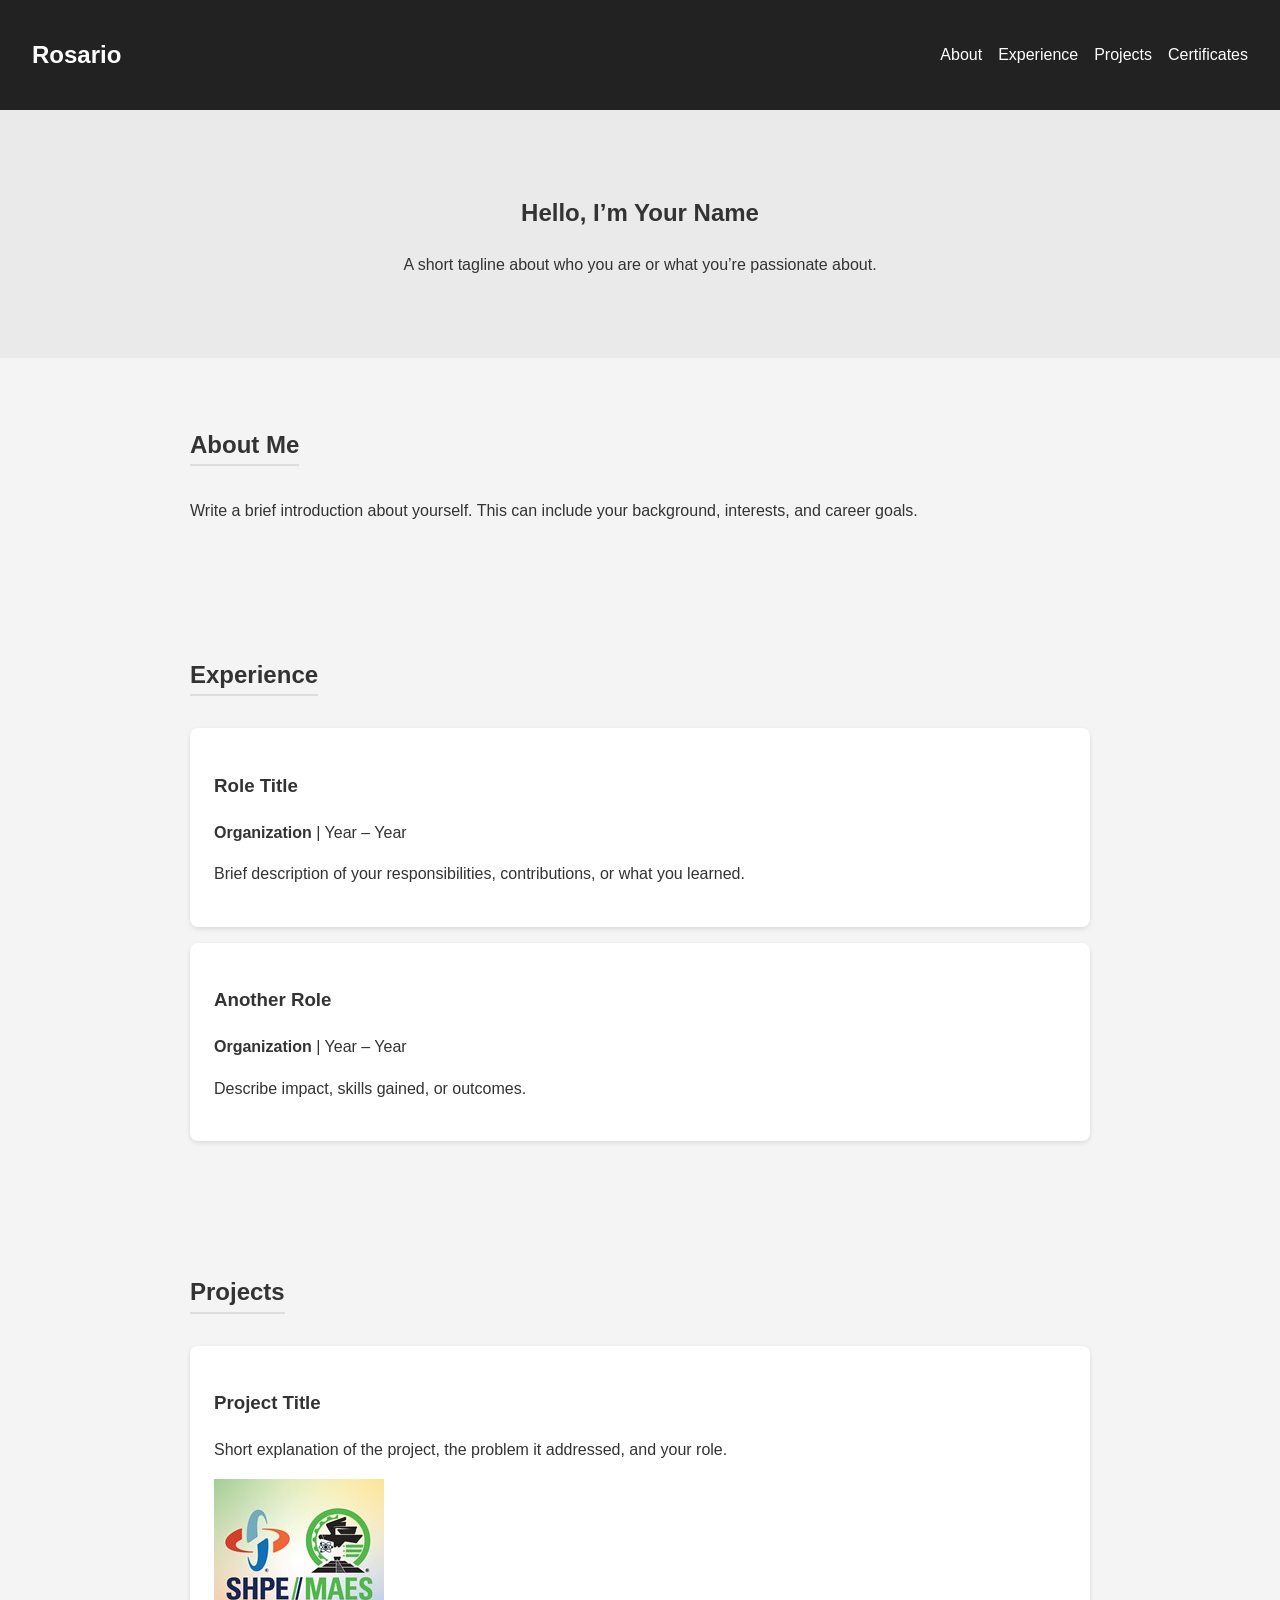
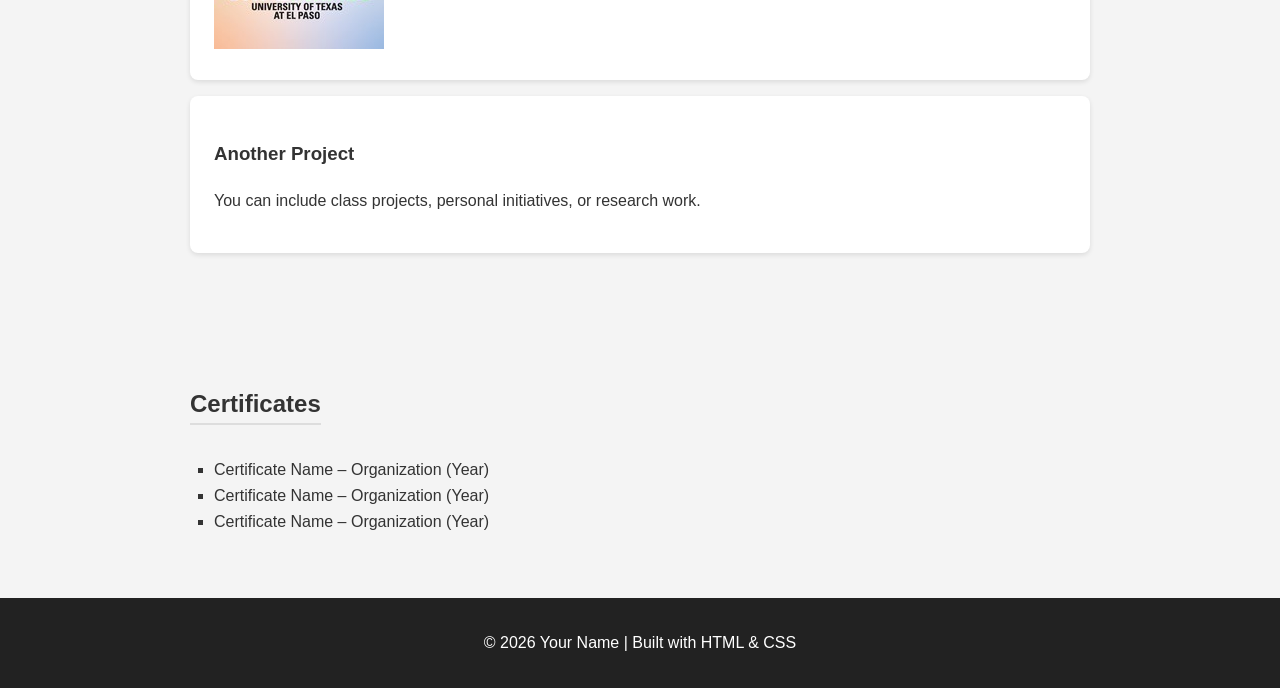
<file: index.html>
<!DOCTYPE html>
<html lang="en">
<head>
    <meta charset="UTF-8">
    <title>Rosario | Portfolio</title>
    <link rel="stylesheet" href="index.css">
</head>
<body>

    <!-- Navigation -->
    <header>
        <nav>
            <h1>Rosario</h1>
            <ul>
                <li><a href="#about">About</a></li>
                <li><a href="#experience">Experience</a></li>
                <li><a href="#projects">Projects</a></li>
                <li><a href="#certificates">Certificates</a></li>
            </ul>
        </nav>
    </header>

    <!-- Hero Section -->
    <section class="hero">
        <h2>Hello, I’m Your Name</h2>
        <p>A short tagline about who you are or what you’re passionate about.</p>
    </section>

    <!-- About Me -->
    <section id="about" class="section">
        <h2>About Me</h2>
        <p>
            Write a brief introduction about yourself.  
            This can include your background, interests, and career goals.
        </p>
    </section>

    <!-- Experience -->
    <section id="experience" class="section">
        <h2>Experience</h2>

        <div class="card">
            <h3>Role Title</h3>
            <p><strong>Organization</strong> | Year – Year</p>
            <p>
                Brief description of your responsibilities, contributions, or what you learned.
            </p>
        </div>

        <div class="card">
            <h3>Another Role</h3>
            <p><strong>Organization</strong> | Year – Year</p>
            <p>
                Describe impact, skills gained, or outcomes.
            </p>
        </div>
    </section>

    <!-- Projects -->
    <section id="projects" class="section">
        <h2>Projects</h2>

        <div class="card">
            <h3>Project Title</h3>
            <p>
                Short explanation of the project, the problem it addressed, and your role.
            </p>
            <img src="shpe.jpg">
        </div>

        <div class="card">
            <h3>Another Project</h3>
            <p>
                You can include class projects, personal initiatives, or research work.
            </p>
        </div>
    </section>

    <!-- Certificates -->
    <section id="certificates" class="section">
        <h2>Certificates</h2>

        <ul class="cert-list">
            <li>Certificate Name – Organization (Year)</li>
            <li>Certificate Name – Organization (Year)</li>
            <li>Certificate Name – Organization (Year)</li>
        </ul>
    </section>

    <!-- Footer -->
    <footer>
        <p>© 2026 Your Name | Built with HTML & CSS</p>
    </footer>

</body>
</html>
</file>
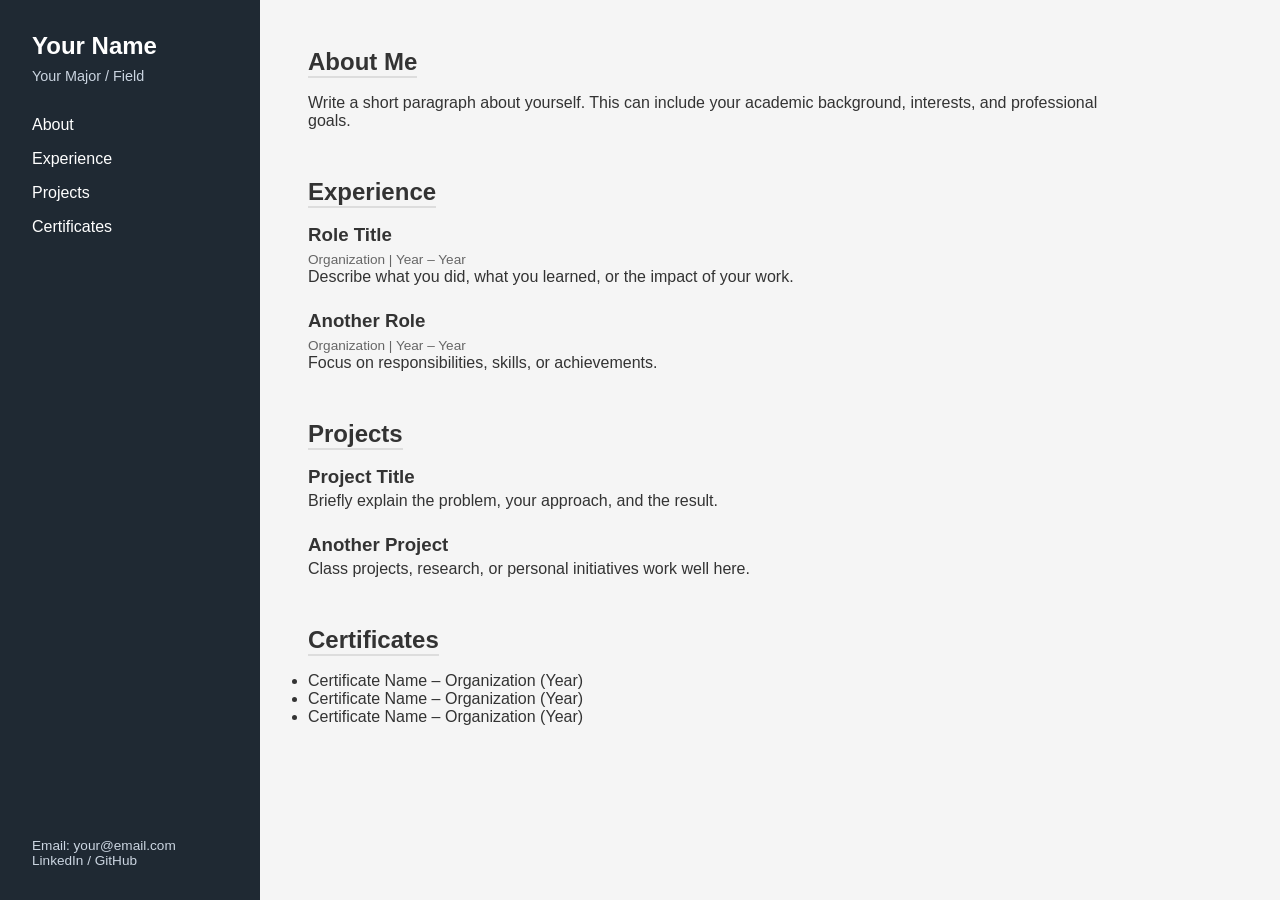
<file: index1.html>
<!DOCTYPE html>
<html lang="en">
<head>
    <meta charset="UTF-8">
    <title>Your Name | Portfolio</title>
    <link rel="stylesheet" href="index1.css">
</head>
<body>

<div class="container">

    <!-- Sidebar -->
    <aside class="sidebar">
        <h1>Your Name</h1>
        <p class="subtitle">Your Major / Field</p>

        <nav>
            <a href="#about">About</a>
            <a href="#experience">Experience</a>
            <a href="#projects">Projects</a>
            <a href="#certificates">Certificates</a>
        </nav>

        <div class="sidebar-footer">
            <p>Email: your@email.com</p>
            <p>LinkedIn / GitHub</p>
        </div>
    </aside>

    <!-- Main Content -->
    <main class="content">

        <section id="about">
            <h2>About Me</h2>
            <p>
                Write a short paragraph about yourself. This can include your
                academic background, interests, and professional goals.
            </p>
        </section>

        <section id="experience">
            <h2>Experience</h2>

            <div class="item">
                <h3>Role Title</h3>
                <span>Organization | Year – Year</span>
                <p>
                    Describe what you did, what you learned, or the impact
                    of your work.
                </p>
            </div>

            <div class="item">
                <h3>Another Role</h3>
                <span>Organization | Year – Year</span>
                <p>
                    Focus on responsibilities, skills, or achievements.
                </p>
            </div>
        </section>

        <section id="projects">
            <h2>Projects</h2>

            <div class="item">
                <h3>Project Title</h3>
                <p>
                    Briefly explain the problem, your approach, and the result.
                </p>
            </div>

            <div class="item">
                <h3>Another Project</h3>
                <p>
                    Class projects, research, or personal initiatives work well here.
                </p>
            </div>
        </section>

        <section id="certificates">
            <h2>Certificates</h2>
            <ul>
                <li>Certificate Name – Organization (Year)</li>
                <li>Certificate Name – Organization (Year)</li>
                <li>Certificate Name – Organization (Year)</li>
            </ul>
        </section>

    </main>
</div>

</body>
</html>
</file>
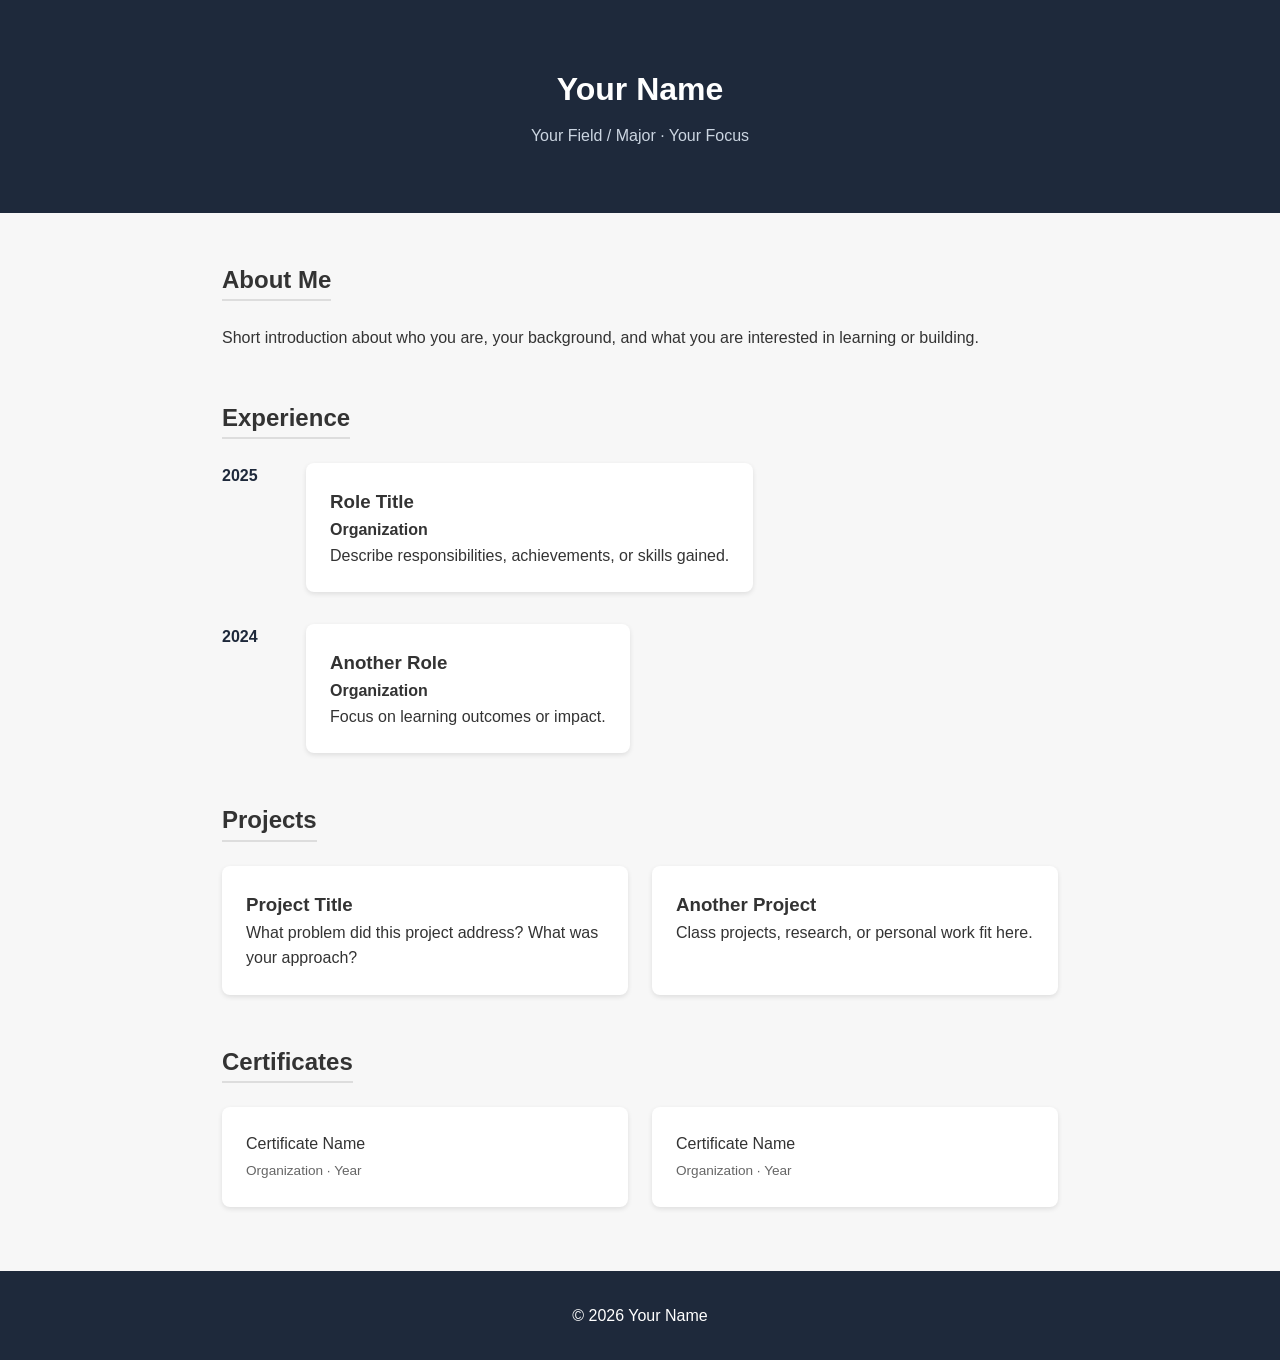
<file: index2.html>
<!DOCTYPE html>
<html lang="en">
<head>
    <meta charset="UTF-8">
    <title>Your Name | Portfolio</title>
    <link rel="stylesheet" href="index2.css">
</head>
<body>

    <!-- Header -->
    <header class="header">
        <h1>Your Name</h1>
        <p>Your Field / Major · Your Focus</p>
    </header>

    <!-- About -->
    <section class="section">
        <h2>About Me</h2>
        <p>
            Short introduction about who you are, your background,
            and what you are interested in learning or building.
        </p>
    </section>

    <!-- Experience Timeline -->
    <section class="section">
        <h2>Experience</h2>

        <div class="timeline">
            <div class="timeline-item">
                <span class="year">2025</span>
                <div class="content">
                    <h3>Role Title</h3>
                    <p><strong>Organization</strong></p>
                    <p>
                        Describe responsibilities, achievements, or skills gained.
                    </p>
                </div>
            </div>

            <div class="timeline-item">
                <span class="year">2024</span>
                <div class="content">
                    <h3>Another Role</h3>
                    <p><strong>Organization</strong></p>
                    <p>
                        Focus on learning outcomes or impact.
                    </p>
                </div>
            </div>
        </div>
    </section>

    <!-- Projects -->
    <section class="section">
        <h2>Projects</h2>

        <div class="card-grid">
            <div class="card">
                <h3>Project Title</h3>
                <p>
                    What problem did this project address? What was your approach?
                </p>
            </div>

            <div class="card">
                <h3>Another Project</h3>
                <p>
                    Class projects, research, or personal work fit here.
                </p>
            </div>
        </div>
    </section>

    <!-- Certificates -->
    <section class="section">
        <h2>Certificates</h2>

        <div class="card-grid">
            <div class="card small">
                <p>Certificate Name</p>
                <span>Organization · Year</span>
            </div>

            <div class="card small">
                <p>Certificate Name</p>
                <span>Organization · Year</span>
            </div>
        </div>
    </section>

    <!-- Footer -->
    <footer class="footer">
        <p>© 2026 Your Name</p>
    </footer>

</body>
</html>
</file>
<file: index.css>
/* General Styles */
body {
    margin: 0;
    font-family: Arial, Helvetica, sans-serif;
    background-color: #f4f4f4;
    color: #333;
    line-height: 1.6;
}

/* Navigation */
header {
    background-color: #222;
    color: #fff;
    padding: 1rem 2rem;
}

nav {
    display: flex;
    justify-content: space-between;
    align-items: center;
}

nav ul {
    list-style: none;
    display: flex;
    gap: 1rem;
}

nav a {
    color: #fff;
    text-decoration: none;
}

nav a:hover {
    text-decoration: underline;
}

/* Hero */
.hero {
    padding: 4rem 2rem;
    text-align: center;
    background-color: #eaeaea;
}

/* Sections */
.section {
    padding: 3rem 2rem;
    max-width: 900px;
    margin: auto;
}

.section h2 {
    margin-bottom: 1rem;
    border-bottom: 2px solid #ddd;
    display: inline-block;
}

/* Cards */
.card {
    background: #fff;
    padding: 1.5rem;
    margin: 1rem 0;
    border-radius: 8px;
    box-shadow: 0 2px 5px rgba(0,0,0,0.1);
}

/* Certificates */
.cert-list {
    list-style-type: square;
    padding-left: 1.5rem;
}

/* Footer */
footer {
    text-align: center;
    padding: 1rem;
    background-color: #222;
    color: #fff;
}
</file>
<file: index1.css>
/* Reset */
* {
    margin: 0;
    padding: 0;
    box-sizing: border-box;
}

body {
    font-family: Arial, Helvetica, sans-serif;
    background-color: #f5f5f5;
    color: #333;
}

/* Layout */
.container {
    display: flex;
    min-height: 100vh;
}

/* Sidebar */
.sidebar {
    width: 260px;
    background-color: #1f2933;
    color: #fff;
    padding: 2rem;
    display: flex;
    flex-direction: column;
}

.sidebar h1 {
    margin-bottom: 0.5rem;
}

.subtitle {
    font-size: 0.9rem;
    color: #cbd5e1;
    margin-bottom: 2rem;
}

.sidebar nav {
    display: flex;
    flex-direction: column;
    gap: 1rem;
}

.sidebar nav a {
    color: #fff;
    text-decoration: none;
}

.sidebar nav a:hover {
    text-decoration: underline;
}

.sidebar-footer {
    margin-top: auto;
    font-size: 0.85rem;
    color: #cbd5e1;
}

/* Content */
.content {
    flex: 1;
    padding: 3rem;
    max-width: 900px;
}

.content section {
    margin-bottom: 3rem;
}

.content h2 {
    margin-bottom: 1rem;
    border-bottom: 2px solid #ddd;
    display: inline-block;
}

/* Items */
.item {
    margin-bottom: 1.5rem;
}

.item h3 {
    margin-bottom: 0.25rem;
}

.item span {
    font-size: 0.85rem;
    color: #666;
}
</file>
<file: index2.css>
/* Reset */
* {
    margin: 0;
    padding: 0;
    box-sizing: border-box;
}

body {
    font-family: Arial, Helvetica, sans-serif;
    background-color: #f7f7f7;
    color: #333;
    line-height: 1.6;
}

/* Header */
.header {
    text-align: center;
    padding: 4rem 2rem;
    background-color: #1e293b;
    color: #fff;
}

.header p {
    margin-top: 0.5rem;
    color: #cbd5e1;
}

/* Sections */
.section {
    max-width: 900px;
    margin: 3rem auto;
    padding: 0 2rem;
}

.section h2 {
    margin-bottom: 1.5rem;
    border-bottom: 2px solid #ddd;
    display: inline-block;
}

/* Timeline */
.timeline {
    display: flex;
    flex-direction: column;
    gap: 2rem;
}

.timeline-item {
    display: flex;
    gap: 1.5rem;
}

.year {
    font-weight: bold;
    color: #1e293b;
    min-width: 60px;
}

.timeline .content {
    background: #fff;
    padding: 1.5rem;
    border-radius: 8px;
    box-shadow: 0 2px 5px rgba(0,0,0,0.1);
}

/* Cards */
.card-grid {
    display: grid;
    grid-template-columns: repeat(auto-fit, minmax(240px, 1fr));
    gap: 1.5rem;
}

.card {
    background: #fff;
    padding: 1.5rem;
    border-radius: 8px;
    box-shadow: 0 2px 5px rgba(0,0,0,0.1);
}

.card.small span {
    font-size: 0.85rem;
    color: #666;
}

/* Footer */
.footer {
    text-align: center;
    padding: 2rem;
    background-color: #1e293b;
    color: #fff;
    margin-top: 4rem;
}
</file>
